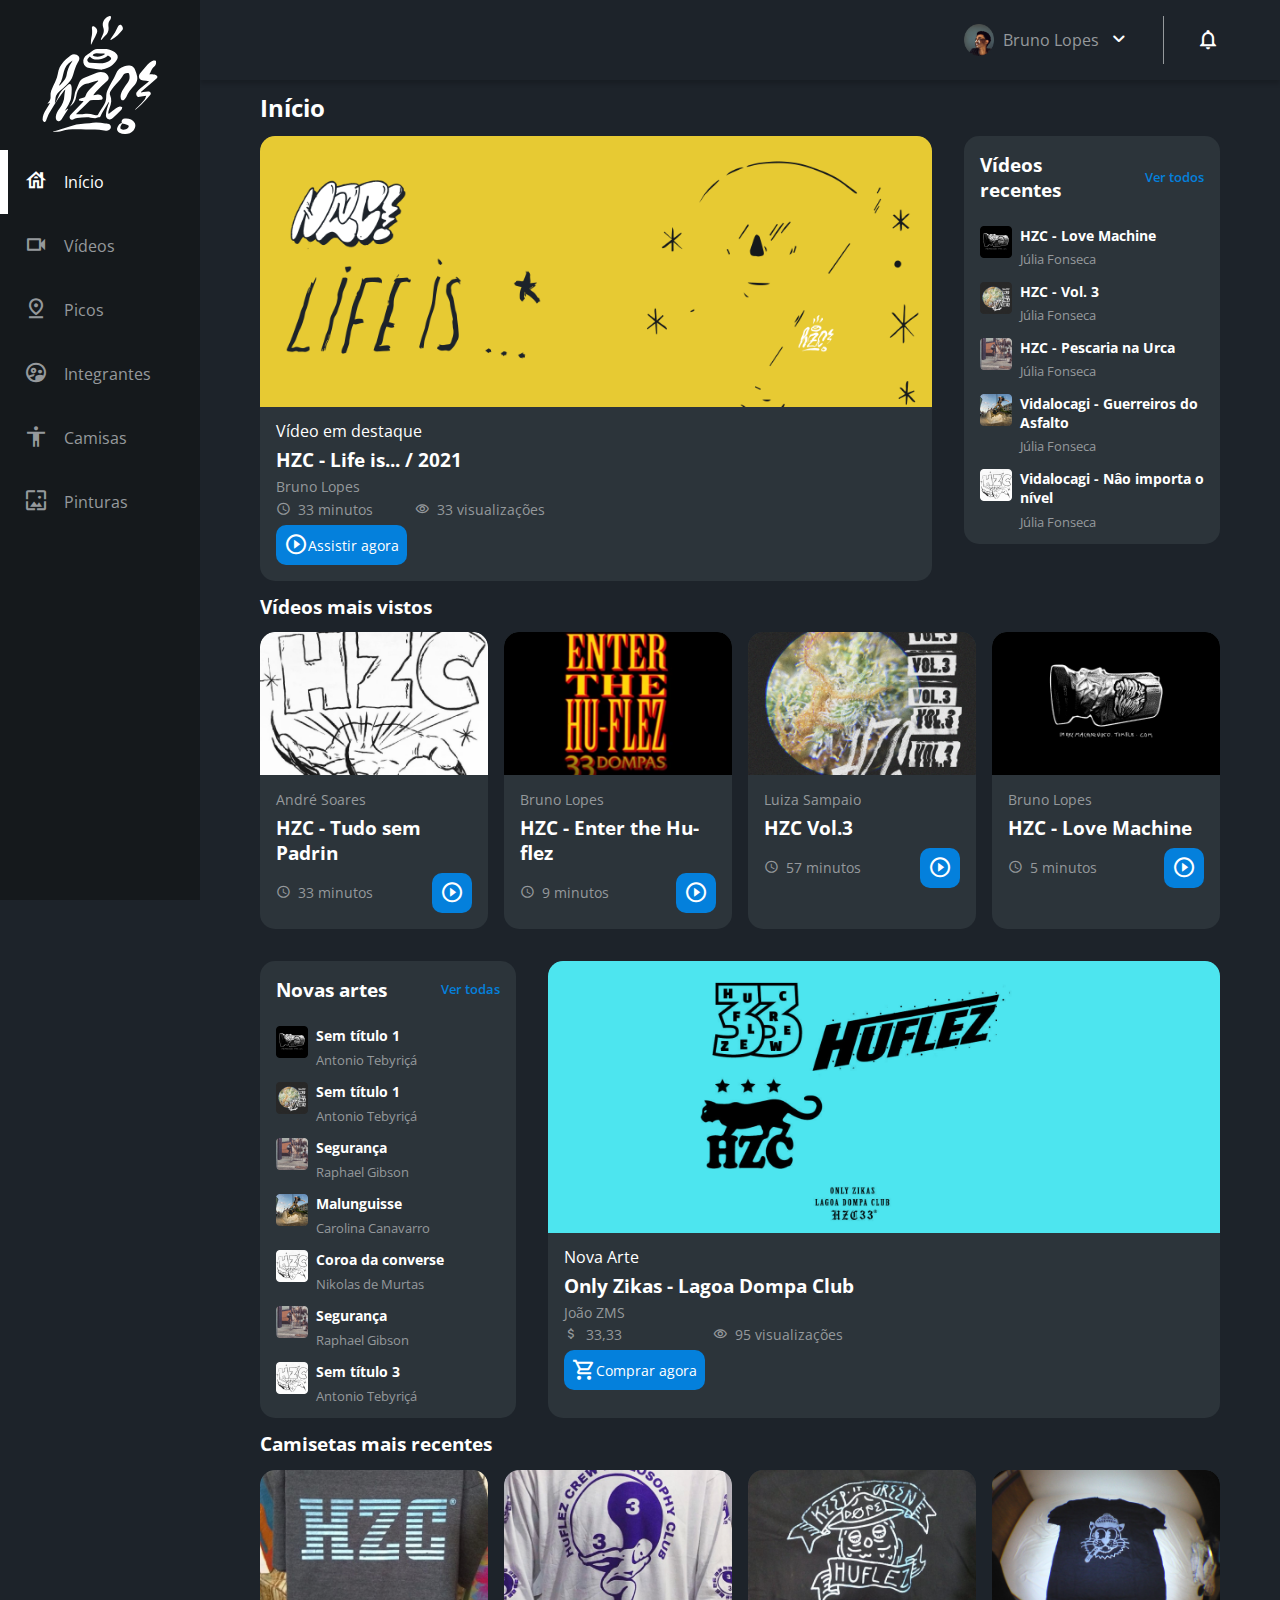
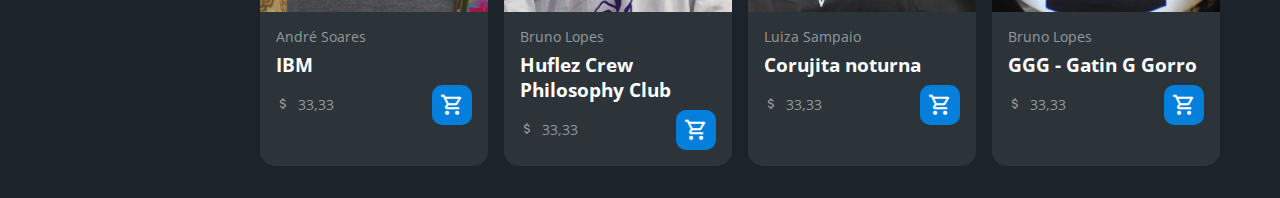
<file: index.html>
<!DOCTYPE html>
<html lang="pt-br">
<head>
    <meta charset="UTF-8">
    <meta http-equiv="X-UA-Compatible" content="IE=edge">
    <meta name="viewport" content="width=device-width, initial-scale=1.0">
    <title>HZC</title>
    <link rel="preconnect" href="https://fonts.googleapis.com">
    <link rel="preconnect" href="https://fonts.gstatic.com" crossorigin>
    <link rel="stylesheet" href="https://fonts.googleapis.com/css2?family=Open+Sans:wght@400;600;700&display=swap">
    <link rel="stylesheet" href="assets/css/reset.css">
    <link rel="stylesheet" href="assets/css/style.css">
</head>
<body>
    <header class="header">
        <button class="header__menu" aria-label="Menu"><span></span></button>
        <img src="assets/img/logo.svg" alt="Logotipo da HZC" class="header__logo">
        <p class="header__profile">Bruno Lopes</p>
        <button class="header__notification" aria-label="Notificações"><span></span></button>
    </header>
    <nav class="side-menu">
        <img src="assets/img/logo.svg" alt="Logotipo da HZC" class="side-menu__logo">
        <a href="index.html" class="side-menu__link side-menu__link--inicio side-menu__link--active">Início</a>
        <a href="#" class="side-menu__link side-menu__link--videos">Vídeos</a>
        <a href="picos.html" class="side-menu__link side-menu__link--picos">Picos</a>
        <a href="#" class="side-menu__link side-menu__link--integrantes">Integrantes</a>
        <a href="#" class="side-menu__link side-menu__link--camisas">Camisas</a>
        <a href="#" class="side-menu__link side-menu__link--pinturas">Pinturas</a>
    </nav>
    <main class="main">
        <!-- FEATURED VIDEO -->
        <h2 class="page-title">Início</h2>
        <article class="card card--featured featured-video">
            <img src="assets/img/banner-mobile_1.png" alt="Banner do cartão" class="card__image card__image-mobile">
            <img src="assets/img/banner_1.png" alt="Banner do cartão" class="card__image card__image-desktop">
            <div class="card__content">
                <p class="card__featured">Vídeo em destaque</p>
                <h3 class="card__title">HZC - Life is... / 2021</h3>
                <p class="card__author">Bruno Lopes</p>
                <p class="card__info card__info--time">33 minutos</p>
                <p class="card__info card__info--views">33 visualizações</p>
                <button class="card__button card__button--play card__button--featured">Assistir agora</button>
            </div>
        </article>
        <article class="card card--recent recent-videos">
            <h3 class="card__title">Vídeos recentes</h3>
            <a href="#" class="card__link">Ver todos</a>
            <ul class="card__list">
                <li class="card__item">
                    <img src="assets/img/miniatura_1.png" alt="thumbnail do vídeo" class="card__item-thumbnail">
                    <h4 class="card__item-title">HZC - Love Machine</h4>
                    <p class="card__item-author">Júlia Fonseca</p>
                </li>
                <li class="card__item">
                    <img src="assets/img/miniatura_2.png" alt="thumbnail do vídeo" class="card__item-thumbnail">
                    <h4 class="card__item-title">HZC - Vol. 3</h4>
                    <p class="card__item-author">Júlia Fonseca</p>
                </li>
                <li class="card__item">
                    <img src="assets/img/miniatura_3.png" alt="thumbnail do vídeo" class="card__item-thumbnail">
                    <h4 class="card__item-title">HZC - Pescaria na Urca</h4>
                    <p class="card__item-author">Júlia Fonseca</p>
                </li>
                <li class="card__item">
                    <img src="assets/img/miniatura_4.png" alt="thumbnail do vídeo" class="card__item-thumbnail">
                    <h4 class="card__item-title">Vidalocagi - Guerreiros do Asfalto</h4>
                    <p class="card__item-author">Júlia Fonseca</p>
                </li>
                <li class="card__item">
                    <img src="assets/img/miniatura_5.png" alt="thumbnail do vídeo" class="card__item-thumbnail">
                    <h4 class="card__item-title">Vidalocagi - Nâo importa o nível</h4>
                    <p class="card__item-author">Júlia Fonseca</p>
                </li>
            </ul>
        </article>
        <!-- VIDEOS SECTION -->
        <section class="section video-section">
            <h3 class="section-title">Vídeos mais vistos</h3>
            <article class="card">
                <img src="assets/img/video_1.png" alt="Imagem do vídeo" class="card__image">
                <div class="card__content">
                    <p class="card__author">André Soares</p>
                    <h3 class="card__title">HZC - Tudo sem Padrin</h3>
                    <p class="card__info card__info--time">33 minutos</p>
                    <button class="card__button card__button--play" aria-label="Assistir ao vídeo"></button>
                </div>
            </article>
            <article class="card">
                <img src="assets/img/video_2.png" alt="Imagem do vídeo" class="card__image">
                <div class="card__content">
                    <p class="card__author">Bruno Lopes</p>
                    <h3 class="card__title">HZC - Enter the Hu-flez</h3>
                    <p class="card__info card__info--time">9 minutos</p>
                    <button class="card__button card__button--play" aria-label="Assistir ao vídeo"></button>
                </div>
            </article>
            <article class="card">
                <img src="assets/img/video_3.png" alt="Imagem do vídeo" class="card__image">
                <div class="card__content">
                    <p class="card__author">Luiza Sampaio</p>
                    <h3 class="card__title">HZC Vol.3</h3>
                    <p class="card__info card__info--time">57 minutos</p>
                    <button class="card__button card__button--play" aria-label="Assistir ao vídeo"></button>
                </div>
            </article>
            <article class="card">
                <img src="assets/img/video_4.png" alt="Imagem do vídeo" class="card__image">
                <div class="card__content">
                    <p class="card__author">Bruno Lopes</p>
                    <h3 class="card__title">HZC - Love Machine</h3>
                    <p class="card__info card__info--time">5 minutos</p>
                    <button class="card__button card__button--play" aria-label="Assistir ao vídeo"></button>
                </div>
            </article>
        </section>
        <!-- FEATURED ART -->
        <article class="card card--recent new-products">
            <h3 class="card__title">Novas artes</h3>
            <a href="#" class="card__link">Ver todas</a>
            <ul class="card__list">
                <li class="card__item">
                    <img src="assets/img/miniatura_1.png" alt="thumbnail do vídeo" class="card__item-thumbnail">
                    <h4 class="card__item-title">Sem título 1</h4>
                    <p class="card__item-author">Antonio Tebyriçá</p>
                </li>
                <li class="card__item">
                    <img src="assets/img/miniatura_2.png" alt="thumbnail do vídeo" class="card__item-thumbnail">
                    <h4 class="card__item-title">Sem título 1</h4>
                    <p class="card__item-author">Antonio Tebyriçá</p>
                </li>
                <li class="card__item">
                    <img src="assets/img/miniatura_3.png" alt="thumbnail do vídeo" class="card__item-thumbnail">
                    <h4 class="card__item-title">Segurança</h4>
                    <p class="card__item-author">Raphael Gibson</p>
                </li>
                <li class="card__item">
                    <img src="assets/img/miniatura_4.png" alt="thumbnail do vídeo" class="card__item-thumbnail">
                    <h4 class="card__item-title">Malunguisse</h4>
                    <p class="card__item-author">Carolina Canavarro</p>
                </li>
                <li class="card__item">
                    <img src="assets/img/miniatura_5.png" alt="thumbnail do vídeo" class="card__item-thumbnail">
                    <h4 class="card__item-title">Coroa da converse</h4>
                    <p class="card__item-author">Nikolas de Murtas</p>
                </li>                
                <li class="card__item">
                    <img src="assets/img/miniatura_3.png" alt="thumbnail do vídeo" class="card__item-thumbnail">
                    <h4 class="card__item-title">Segurança</h4>
                    <p class="card__item-author">Raphael Gibson</p>
                </li>                
                <li class="card__item">
                    <img src="assets/img/miniatura_5.png" alt="thumbnail do vídeo" class="card__item-thumbnail">
                    <h4 class="card__item-title">Sem título 3</h4>
                    <p class="card__item-author">Antonio Tebyriçá</p>
                </li>                
            </ul>
        </article>
        <article class="card card--featured featured-product">
            <img src="assets/img/banner-mobile_2.png" alt="Banner do cartão" class="card__image-mobile">
            <img src="assets/img/banner_2.png" alt="Banner do cartão" class="card__image-desktop">
            <div class="card__content">
                <p class="card__featured">Nova Arte</p>
                <h3 class="card__title">Only Zikas - Lagoa Dompa Club</h3>
                <p class="card__author">João ZMS</p>
                <p class="card__info card__info--money">33,33</p>
                <p class="card__info card__info--views">95 visualizações</p>
                <button class="card__button card__button--shop card__button--featured">Comprar agora</button>
            </div>
        </article>
        <!-- SHIRTS SHOPPING SECTION -->
        <section class="section products-section">
            <h3 class="section-title">Camisetas mais recentes</h3>
            <article class="card">
                <img src="assets/img/produto_1.png" alt="Imagem do vídeo" class="card__image">
                <div class="card__content">
                    <p class="card__author">André Soares</p>
                    <h3 class="card__title">IBM</h3>
                    <p class="card__info card__info--money">33,33</p>
                    <button class="card__button card__button--shop" aria-label="Assistir ao vídeo"></button>
                </div>
            </article>
            <article class="card">
                <img src="assets/img/produto_2.png" alt="Imagem do vídeo" class="card__image">
                <div class="card__content">
                    <p class="card__author">Bruno Lopes</p>
                    <h3 class="card__title">Huflez Crew Philosophy Club</h3>
                    <p class="card__info card__info--money">33,33</p>
                    <button class="card__button card__button--shop" aria-label="Assistir ao vídeo"></button>
                </div>
            </article>
            <article class="card">
                <img src="assets/img/produto_3.png" alt="Imagem do vídeo" class="card__image">
                <div class="card__content">
                    <p class="card__author">Luiza Sampaio</p>
                    <h3 class="card__title">Corujita noturna</h3>
                    <p class="card__info card__info--money">33,33</p>
                    <button class="card__button card__button--shop" aria-label="Assistir ao vídeo"></button>
                </div>
            </article>
            <article class="card">
                <img src="assets/img/produto_4.png" alt="Imagem do vídeo" class="card__image">
                <div class="card__content">
                    <p class="card__author">Bruno Lopes</p>
                    <h3 class="card__title">GGG - Gatin G Gorro</h3>
                    <p class="card__info card__info--money">33,33</p>
                    <button class="card__button card__button--shop" aria-label="Assistir ao vídeo"></button>
                </div>
            </article>
        </section>
    </main>
    <script src="main.js"></script>
</body>
</html>
</file>
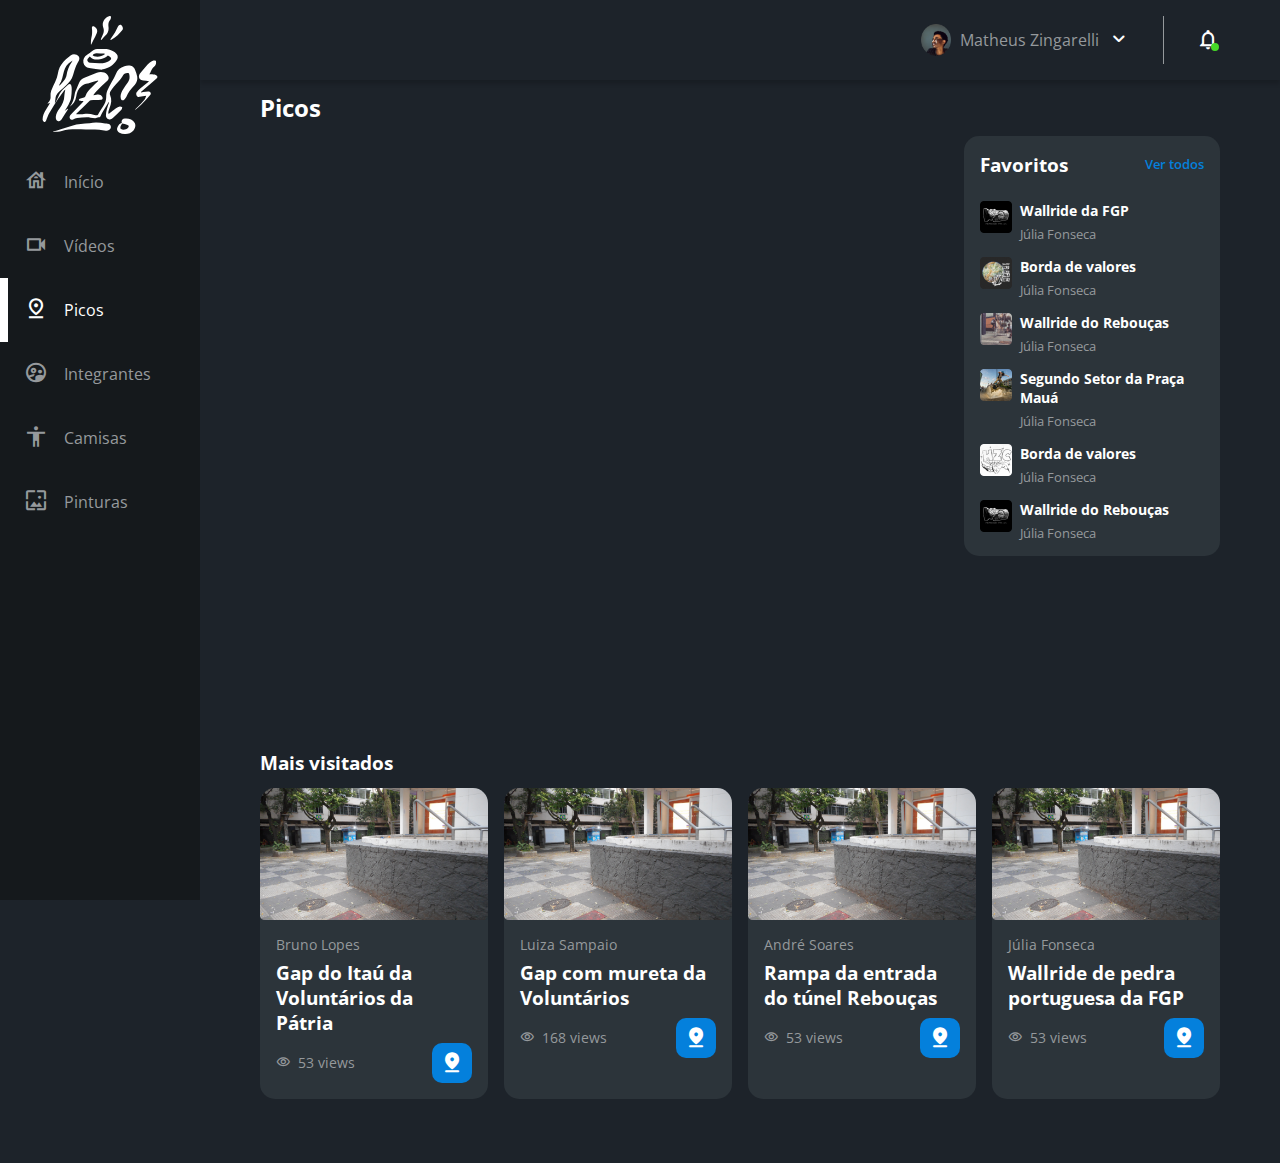
<file: picos.html>
<!DOCTYPE html>
<html lang="pt-br">
<head>
    <meta charset="UTF-8">
    <meta http-equiv="X-UA-Compatible" content="IE=edge">
    <meta name="viewport" content="width=device-width, initial-scale=1.0">
    <title>HZC | Picos</title>
    <link rel="preconnect" href="https://fonts.googleapis.com">
    <link rel="preconnect" href="https://fonts.gstatic.com" crossorigin>
    <link rel="stylesheet" href="https://fonts.googleapis.com/css2?family=Open+Sans:wght@400;600;700&display=swap">
    <link rel="stylesheet" href="assets/css/reset.css">
    <link rel="stylesheet" href="assets/css/style.css">
</head>
<body>
    <header class="header">
        <button class="header__menu" aria-label="Menu"><span></span></button>
        <img src="assets/img/logo.svg" alt="Logotipo da HZC" class="header__logo">
        <p class="header__profile">Matheus Zingarelli</p>
        <button class="header__notification header__notification--active" aria-label="Notificações"><span></span></button>
    </header>
    <nav class="side-menu">
        <img src="assets/img/logo.svg" alt="Logotipo da HZC" class="side-menu__logo">
        <a href="index.html" class="side-menu__link side-menu__link--inicio">Início</a>
        <a href="#" class="side-menu__link side-menu__link--videos">Vídeos</a>
        <a href="picos.html" class="side-menu__link side-menu__link--picos side-menu__link--active">Picos</a>
        <a href="#" class="side-menu__link side-menu__link--integrantes">Integrantes</a>
        <a href="#" class="side-menu__link side-menu__link--camisas">Camisas</a>
        <a href="#" class="side-menu__link side-menu__link--pinturas">Pinturas</a>
    </nav>
    <main class="main">
        <h2 class="page-title">Picos</h2>
        <iframe class="skatespots-map" src="https://www.google.com/maps/embed?pb=!1m18!1m12!1m3!1d3675.2566929904624!2d-43.19137672725!3d-22.903901048885615!2m3!1f0!2f0!3f0!3m2!1i1024!2i768!4f13.1!3m3!1m2!1s0x0%3A0xed26ea9a4f5a996a!2zMjLCsDU0JzE4LjIiUyA0M8KwMTEnMjMuMyJX!5e0!3m2!1spt-BR!2sus!4v1662038592907!5m2!1spt-BR!2sus" style="border:0;" allowfullscreen="" loading="lazy" referrerpolicy="no-referrer-when-downgrade"></iframe>
        <article class="card card--recent favorite-spots">
            <h3 class="card__title">Favoritos</h3>
            <a href="#" class="card__link">Ver todos</a>
            <ul class="card__list">
                <li class="card__item">
                    <img src="assets/img/miniatura_1.png" alt="thumbnail do pico" class="card__item-thumbnail">
                    <h4 class="card__item-title">Wallride da FGP</h4>
                    <p class="card__item-author">Júlia Fonseca</p>
                </li>
                <li class="card__item">
                    <img src="assets/img/miniatura_2.png" alt="thumbnail do pico" class="card__item-thumbnail">
                    <h4 class="card__item-title">Borda de valores</h4>
                    <p class="card__item-author">Júlia Fonseca</p>
                </li>
                <li class="card__item">
                    <img src="assets/img/miniatura_3.png" alt="thumbnail do pico" class="card__item-thumbnail">
                    <h4 class="card__item-title">Wallride do Rebouças</h4>
                    <p class="card__item-author">Júlia Fonseca</p>
                </li>
                <li class="card__item">
                    <img src="assets/img/miniatura_4.png" alt="thumbnail do pico" class="card__item-thumbnail">
                    <h4 class="card__item-title">Segundo Setor da Praça Mauá</h4>
                    <p class="card__item-author">Júlia Fonseca</p>
                </li>
                <li class="card__item">
                    <img src="assets/img/miniatura_5.png" alt="thumbnail do pico" class="card__item-thumbnail">
                    <h4 class="card__item-title">Borda de valores</h4>
                    <p class="card__item-author">Júlia Fonseca</p>
                </li>
                <li class="card__item">
                    <img src="assets/img/miniatura_1.png" alt="thumbnail do pico" class="card__item-thumbnail">
                    <h4 class="card__item-title">Wallride do Rebouças</h4>
                    <p class="card__item-author">Júlia Fonseca</p>
                </li>
            </ul>
        </article>
        <!-- PICOS SECTION -->
        <section class="section spots-section">
            <h3 class="section-title">Mais visitados</h3>
            <article class="card">
                <img src="assets/img/artigo_1.png" alt="Gap do Itaú da Voluntários da Pátria">
                <div class="card__content">
                    <p class="card__author">Bruno Lopes</p>
                    <h3 class="card__title">Gap do Itaú da Voluntários da Pátria</h3>
                    <p class="card__info card__info--views">53 views</p>
                    <button class="card__button card__button--visit" aria-label="Ver pico no mapa"></button>
                </div>
            </article>
            <article class="card">
                <img src="assets/img/artigo_1.png" alt="Gap com mureta da Voluntários<">
                <div class="card__content">
                    <p class="card__author">Luiza Sampaio</p>
                    <h3 class="card__title">Gap com mureta da Voluntários</h3>
                    <p class="card__info card__info--views">168 views</p>
                    <button class="card__button card__button--visit" aria-label="Ver pico no mapa"></button>
                </div>
            </article>
            <article class="card">
                <img src="assets/img/artigo_1.png" alt="Rampa da entrada do túnel Rebouças">
                <div class="card__content">
                    <p class="card__author">André Soares</p>
                    <h3 class="card__title">Rampa da entrada do túnel Rebouças</h3>
                    <p class="card__info card__info--views">53 views</p>
                    <button class="card__button card__button--visit" aria-label="Ver pico no mapa"></button>
                </div>
            </article>
            <article class="card">
                <img src="assets/img/artigo_1.png" alt="Wallride de pedra portuguesa da FGP">
                <div class="card__content">
                    <p class="card__author">Júlia Fonseca</p>
                    <h3 class="card__title">Wallride de pedra portuguesa da FGP</h3>
                    <p class="card__info card__info--views">53 views</p>
                    <button class="card__button card__button--visit" aria-label="Ver pico no mapa"></button>
                </div>
            </article>
        </section>
    </main>
    <script src="main.js"></script>
</body>
</file>
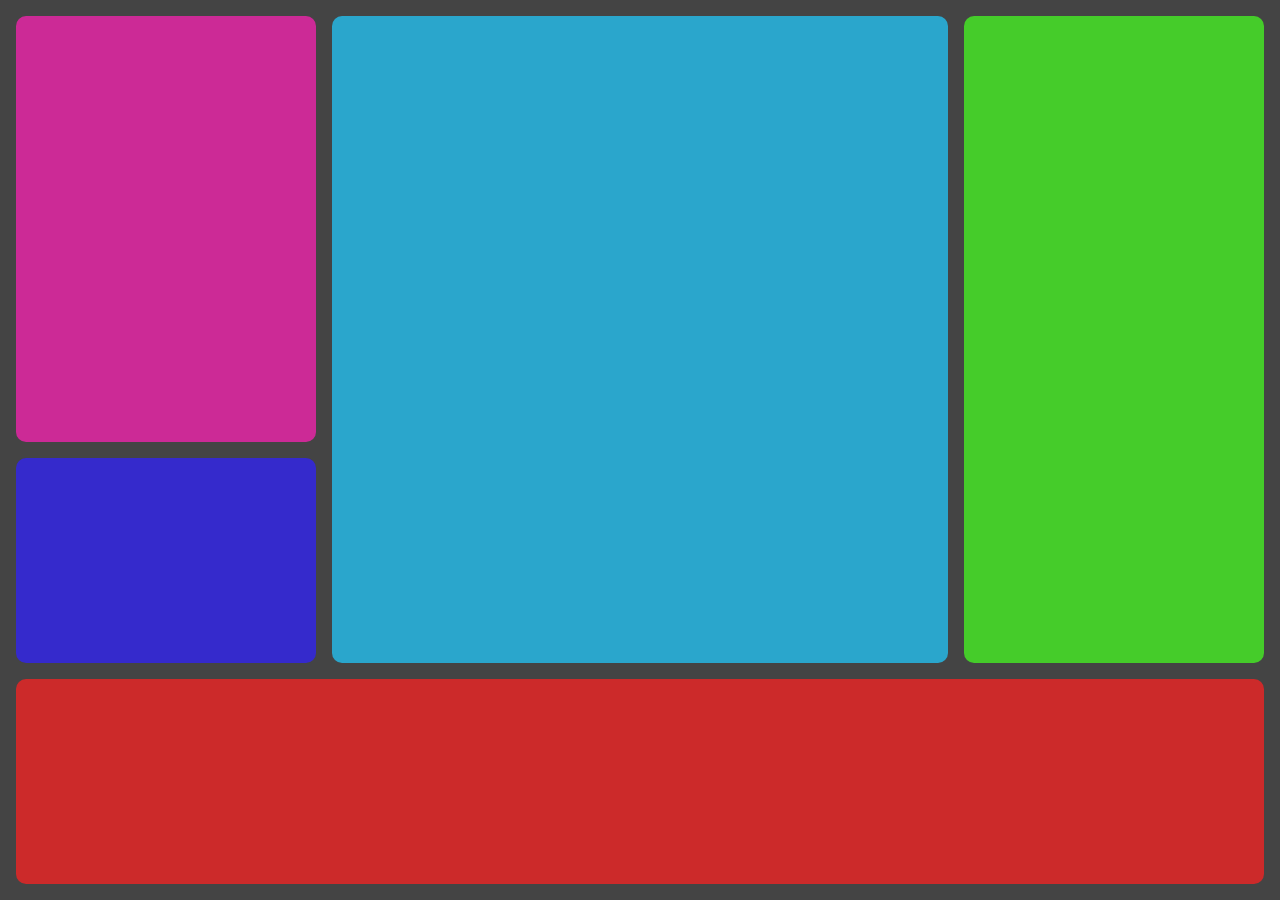
<file: atividades-extra/grid.html>
<!DOCTYPE html>
<html lang="en">
<head>
    <meta charset="UTF-8">
    <meta http-equiv="X-UA-Compatible" content="IE=edge">
    <meta name="viewport" content="width=device-width, initial-scale=1.0">
    <title>Document</title>
    <link rel="stylesheet" href="grid.css">
</head>
<body class="corpo">
    <header class="cabecalho"></header>
    <nav class="lateral"></nav>
    <section class="meio"></section>
    <section class="direita-cima"></section>
    <section class="direita-baixo"></section>
</body>
</html>
</file>
<file: assets/css/style.css>
/*
 * See README for guidelines regarding colors, spacing, size, etc. 
 * CSS with "mobile-first" design and BEM naming pattern 
 */

/* font to use icons */
@font-face {
    font-family: 'icones';
    src: url(../font/icones.ttf);
}

body{
    background-color: #1D232A;
    color: #fff;
    font-family: 'Open Sans', 'icones', sans-serif;    
}

@media screen and (min-width: 940px){
    body {
        display: grid;
        /* first column for the side-menu, second for the rest of the content */
        grid-template-columns: auto 1fr;
    }
}

/* HEADER */
.header{
    display: flex;
    justify-content: space-between;
    align-items: center;
    background-color: #15191C;
    padding: 8px;
    box-shadow: 0px 4px 4px rgba(0, 0, 0, 0.16);
}

.header__menu span::before{
    /* will look for this content in 'Open Sans' (won't find it), and then in the 'icones' font family */
    content:'\e904';
    font-size: 24px;
}

.header__logo{
    width: 40px;
}

.header__profile{ 
    display: none; /* will be shown only on big screens*/ 
}

.header__notification{
    position: relative; /* to position green dot when there are new notifications */
}

.header__notification span::before{
    content:'\e906';
    font-size: 24px;
}

/* green dot when there are new notifications */
.header__notification--active span::after{
    content:'';
    border-radius: 50%;
    border: 4px solid #46da28;
    position: absolute;
    top: 19px;
    left: 15px;
}

@media screen and (min-width: 940px){
    /* for bigger screens, the header is composed only by two elements: user profile and notifications icon */
    .header{
        background-color: #1D232A;
        display: grid;
        grid-template-columns: 1fr auto;
        column-gap: 32px;
        padding: 16px 60px;
        height: 80px;
        box-sizing: border-box;
    }

    .header__profile{
        /* one column for the avatar, one for the user name and one for the arrow */
        display: grid;
        grid-template-columns: repeat(3, auto);
        column-gap: 8px;
        padding: 8px 32px;
        align-items: center;
        justify-self: flex-end;
        color: #95999C;
        border-right: 1px solid #95999C;
    }

    .header__profile::before{
        content: '';
        display: block; 
        width: 32px;
        height: 32px;
        background-image: url('../img/profile_1.png');
        background-size: contain;
        background-repeat: no-repeat;
        background-position: center;
    }

    .header__profile::after{
        content: '\e90d';
        color: #FFF;
        font-size: 1.5rem;
    }

    .header__menu,
    .header__logo{
        display: none;
    }
}

/* MENU */
.side-menu{
    display: flex;
    flex-direction: column;
    width: 75vw;
    height: 100vh;
    background-color: #15191C;
    /* 
    * Properties to toggle when the side menu will show up. By default, it's positioned to
    * not show up on screen. Left property will change when the header__menu button is clicked.
    */
    position: absolute;
    left: -100vw;
    transition: .3s;
}

/* this class will be added/removed via JavaScript */
.side-menu--active{
    left: 0;   
}

.side-menu__logo{
    align-self: center;
    width: 118px;
    padding: 16px;
}

.side-menu__link{
    color: #95999C;
    height: 64px;
    padding-left: 64px;
    display:flex;
    align-items:center;
}

.side-menu__link--active{
    color: #FFF;
    border-left: 8px solid #FFF;
    /*need to assign a new padding to compensate the border added*/
    padding-left: 56px;
}

@media screen and (min-width: 940px){
    .side-menu{
        position: static; /* always visible to the left side */
        width: 200px;
        /* setting it to be the first column and the first row (it will also span for the first 2 rows) */
        grid-column: 1;
        grid-row: 1 / span 2;
    }
}

/* SIDE MENU: ICONS */
.side-menu__link::before{
    content:'';
    width: 24px;
    height: 24px;
    font-size: 24px;
    position: absolute;
    left: 24px;
}

.side-menu__link--inicio::before{
    content:"\e902";
}

.side-menu__link--videos::before{
    content: '\e90e';
}

.side-menu__link--picos::before{
    content: '\e909';
}

.side-menu__link--integrantes::before{
    content: '\e903';
}

.side-menu__link--camisas::before{
    content: '\e900';
}

.side-menu__link--pinturas::before{
    content: '\e90a';
}

/* MAIN CONTENT */
.main{
    padding: 24px 16px;
    display: grid;
    gap: 16px;
}

.skatespots-map{
    width: 100%;
    height: 65vh;
    border-radius: 15px;
    margin-bottom: 16px;
}

@media screen and (min-width: 940px){
    .main{
        /* featured card will be the second column and will occupy the rest of the available width */
        grid-template-columns: auto 1fr auto;
        grid-template-areas: 
            'page-title page-title page-title'
            'top-featured top-featured top-side-section'
            'top-section top-section top-section'
            'new-products featured-product featured-product'
            'products-section products-section products-section'
        ;
        column-gap: 32px;
        padding: 16px 60px;
    }

    .page-title{
        grid-area: page-title;
    }

    .featured-video, 
    .skatespots-map{
        grid-area: top-featured;
    }

    .recent-videos, 
    .favorite-spots{
        grid-area: top-side-section;
    }

    .video-section, 
    .spots-section{
        grid-area: top-section;
    }

    .new-products{
        grid-area: new-products;
    }

    .featured-product{
        grid-area: featured-product;
    }

    .products-section{
        grid-area: products-section;
    }
}

.page-title{
    font-size: 1.5rem;
    font-weight: 700;
}

.section{
    display: grid;
    gap: 16px;
    margin-bottom: 16px;
}

.section-title{
    font-size: 1.2rem;
    font-weight: 700;
}

@media screen and (min-width: 940px){
    .section{
        grid-template-columns: repeat(4, 1fr);
    }

    .section-title{
        grid-column: span 4; /* will occupy an entire line */
    }
}

/* CARDS */
.card{
    width: 100%;
    border-radius: 15px;
    overflow: hidden; /* hide whatever content that doesn't fit inside the card */
    background-color: #2C343A;
}

/* there are different images for mobile and desktop */
.card__image-desktop{
    display: none;
}

.card--featured{ /* additional space at the bottom */
    margin-bottom: 16px;
}

.card--recent{
    display: none; /* only visible in larger screens */
}

.card__content{
    padding: 16px;
    display: grid;
    grid-template-columns: auto 1fr;
    gap: 8px;
}

.card__featured{
    grid-column: span 2;
}

.card__title{
    font-size: 1.2rem;
    font-weight: 700;
    grid-column: span 2;
    line-height: 25px;
}

.card__author{
    color: #95999C;
    font-size: 0.9rem;
    grid-column: span 2;   
}

.card__info{
    display: flex; /* to adjust content inside the element and the ::before pseudoelement */
    align-items: center;
    color: #95999C;
    font-size: 0.9rem;
}

.card__info--time::before{
    content: '\e90c';
    margin-right: 8px;
}

.card__info--views::before{
    content: '\e90f';
    margin-right: 8px;
}

.card__info--money::before{
    content: '\e905';
    margin-right: 8px;
}

.card__button{ /* styles for a generic button */
    display: flex;
    justify-content: center;
    align-items: center;
    background-color: #0480DC;
    width: 40px;
    height: 40px;
    border-radius: 10px;
    font-size: 0.9rem;
    justify-self: flex-end;
}

.card__button--play::before{
    content: '\e90b';
    font-size: 24px;
}

.card__button--shop::before{
    content: '\e901';
    font-size: 24px;
}

.card__button--visit::before{
    content:'\e908';
    font-size: 24px;
}

.card__button--featured{
    width: 100%;    
    grid-column: span 2;
}

.card__button--feature::before{
    margin-right: 8px; /* adjust space between icon and text */
}

@media screen and (min-width: 940px){
    .card--featured{
        margin-bottom: 0; /* we already have grid gap */
    }

    .card__image-mobile{
        display: none;
    }

    .card__image-desktop{
        display: block;
    }
    
    .card--recent{
        display: grid;
        grid-template-columns: auto auto;
        align-items: center;
        align-self: flex-start; /* will occupy only the necessary space at the beggining */
        row-gap: 24px;
        width: 256px;
        padding: 16px;
        box-sizing: border-box;
    }

    .card--recent .card__title {
        grid-column: auto; /* on mobile screens, it's set to span 2 columns */
    }

    .card__link{ 
        font-size: 0.8rem;
        font-weight: 600;
        color: #0480DC;
        justify-self: flex-end;
    }

    .card__list{
        grid-column: span 2;
        display: grid; /* using grid here only to set row-gap between each item */
        row-gap: 16px;
    }

    .card__item{
        display: grid;
        /* one column for the image and the other for the rest of the content */
        grid-template-columns: auto 1fr;
        gap: 8px;
    }

    .card__item-thumbnail {
        grid-row: span 2;
        width: 32px;
    }

    .card__item-title{
        font-size: 0.9rem;
        font-weight: 700;
        line-height: 1.2rem;
    }

    .card__item-author{
        font-size: 0.8rem;
        color: #95999C;
    }

    .card__button--featured{
        grid-column: auto;
        padding: 16px 8px;
    }
}
</file>
<file: atividades-extra/grid.css>
* {
    margin: 0;
    padding: 0;
    box-sizing: border-box;
}

.corpo {
    background-color: #444444;
    padding: 16px;
    width: 100vw;
    height: 100vh;
    display: grid;
    gap: 16px;
    grid-template-columns: repeat(4, 1fr);
    grid-template-rows:  1fr 1fr 1fr 1fr;
}

.cabecalho {
    background-color: #cc2a2a;
    border-radius: 10px;
    min-width: 50px;
    min-height: 50px;
    grid-column: span 4;
    grid-row: 4;
}

.lateral {
    background-color: #45cc2a;
    border-radius: 10px;
    min-width: 50px;
    min-height: 50px;
    grid-column: 4;
    grid-row: 1 / span 3;
}

.meio {
    background-color: #2aa6cc;
    border-radius: 10px;
    min-width: 50px;
    min-height: 50px;
    grid-column: span 2;
    grid-row: span 3;
}

.direita-cima {
    background-color: #352acc;
    border-radius: 10px;
    min-width: 50px;
    min-height: 50px;
    grid-column: 1;
}

.direita-baixo {
    background-color: #cc2a96;
    border-radius: 10px;
    min-width: 50px;
    min-height: 50px;
    grid-row: 1 / span 2;
}
</file>
